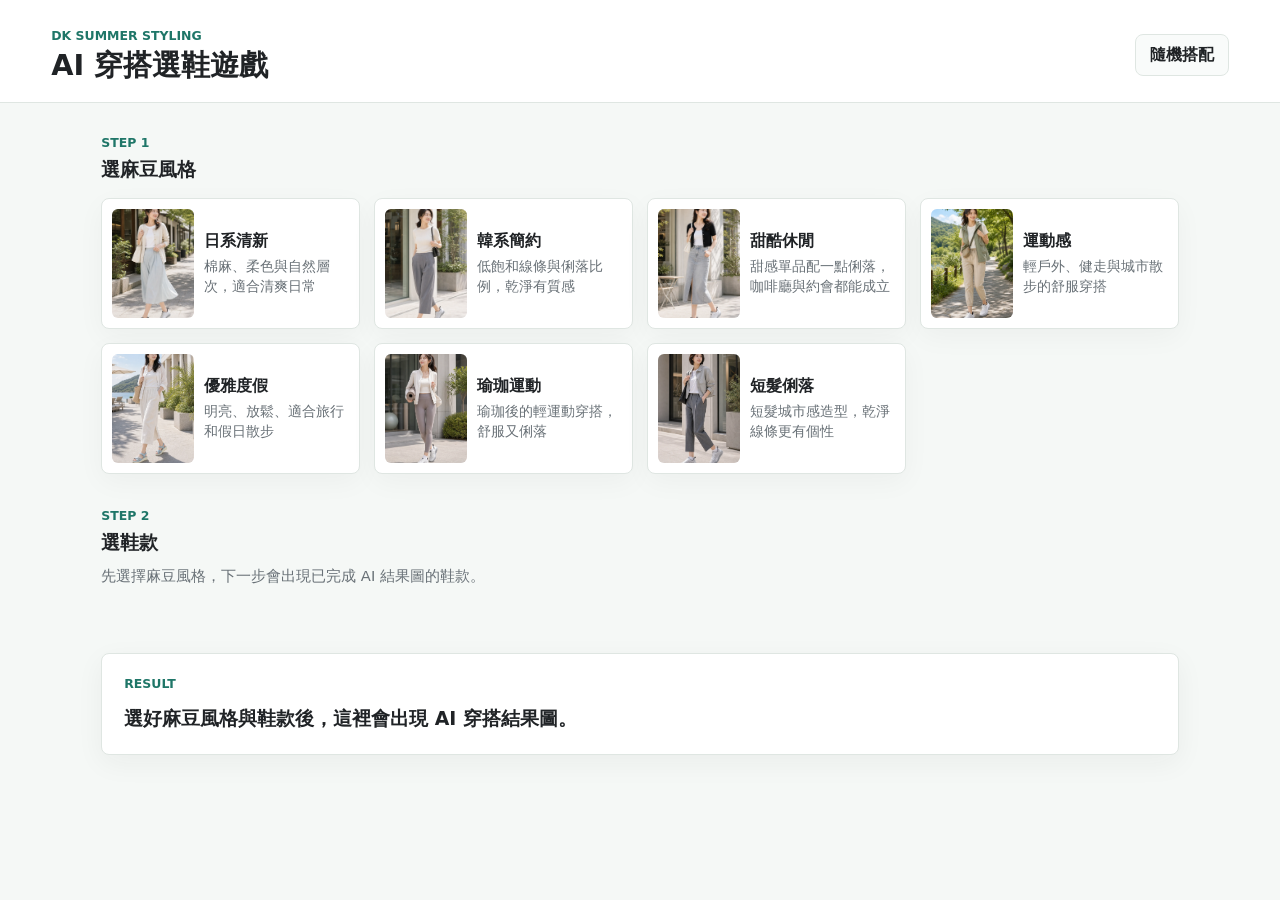
<file: index.html>
<!doctype html>
<html lang="zh-Hant">
  <head>
    <meta charset="utf-8" />
    <meta name="viewport" content="width=device-width, initial-scale=1" />
    <title>DK AI 穿搭選鞋遊戲</title>
    <meta
      name="description"
      content="先選麻豆風格，再選鞋款，產出對應的 DK Shoes AI 穿搭結果圖。"
    />
    <link rel="stylesheet" href="styles.css" />
  </head>
  <body>
    <header class="topbar">
      <div>
        <p class="eyebrow">DK Summer Styling</p>
        <h1>AI 穿搭選鞋遊戲</h1>
      </div>
      <div class="topbar-actions">
        <button class="button ghost" id="randomizeButton" type="button">隨機搭配</button>
      </div>
    </header>

    <main class="app-shell">
      <section class="step-section" aria-labelledby="modelTitle">
        <div class="section-heading">
          <p class="step-kicker">Step 1</p>
          <h2 id="modelTitle">選麻豆風格</h2>
        </div>
        <div class="option-grid model-grid" id="modelGrid"></div>
      </section>

      <section class="step-section" aria-labelledby="shoeTitle">
        <div class="section-heading">
          <p class="step-kicker">Step 2</p>
          <h2 id="shoeTitle">選鞋款</h2>
        </div>
        <p class="step-note" id="shoeNote">先選擇麻豆風格，下一步會出現可產出的鞋款。</p>
        <div class="filter-row" id="categoryFilters" aria-label="鞋款分類"></div>
        <div class="shoe-grid" id="shoeGrid"></div>
      </section>

      <section class="result-panel is-empty" id="resultPanel" aria-label="搭配結果">
        <div class="empty-result" id="emptyResult">
          <p class="step-kicker">Result</p>
          <h2>選好麻豆風格與鞋款後，這裡會出現 AI 穿搭結果圖。</h2>
        </div>
        <div class="result-panel-inner">
          <div class="result-header">
            <div>
              <p class="step-kicker">Result</p>
              <h2>搭配結果</h2>
            </div>
            <button class="button compact" id="downloadButton" type="button">下載結果</button>
          </div>

          <div class="look-card" id="lookCard">
            <img class="generated-look-image" id="resultLookImage" alt="" />
          </div>

          <div class="look-copy">
            <p id="resultCombo"></p>
            <h3 id="resultShoeName"></h3>
            <p id="resultReason"></p>
          </div>

          <div class="shoe-detail-card" id="shoeDetailCard" hidden>
            <div>
              <p class="summary-label">鞋型特寫</p>
              <p>此鞋款以商品近景作為鞋型判斷基準。</p>
            </div>
            <img id="shoeDetailImage" alt="" />
          </div>

          <div class="product-summary">
            <div>
              <p class="summary-label">對應商品</p>
              <h3 id="productTitle"></h3>
              <p id="productMeta"></p>
            </div>
            <a class="button primary" id="productLink" href="#" target="_blank" rel="noreferrer">
              查看商品
            </a>
          </div>

          <ul class="feature-list" id="featureList"></ul>
        </div>
      </section>
    </main>

    <canvas id="downloadCanvas" width="1080" height="1600" hidden></canvas>
    <script src="assets/data/generated-data.js" defer></script>
    <script src="app.js" defer></script>
  </body>
</html>
</file>
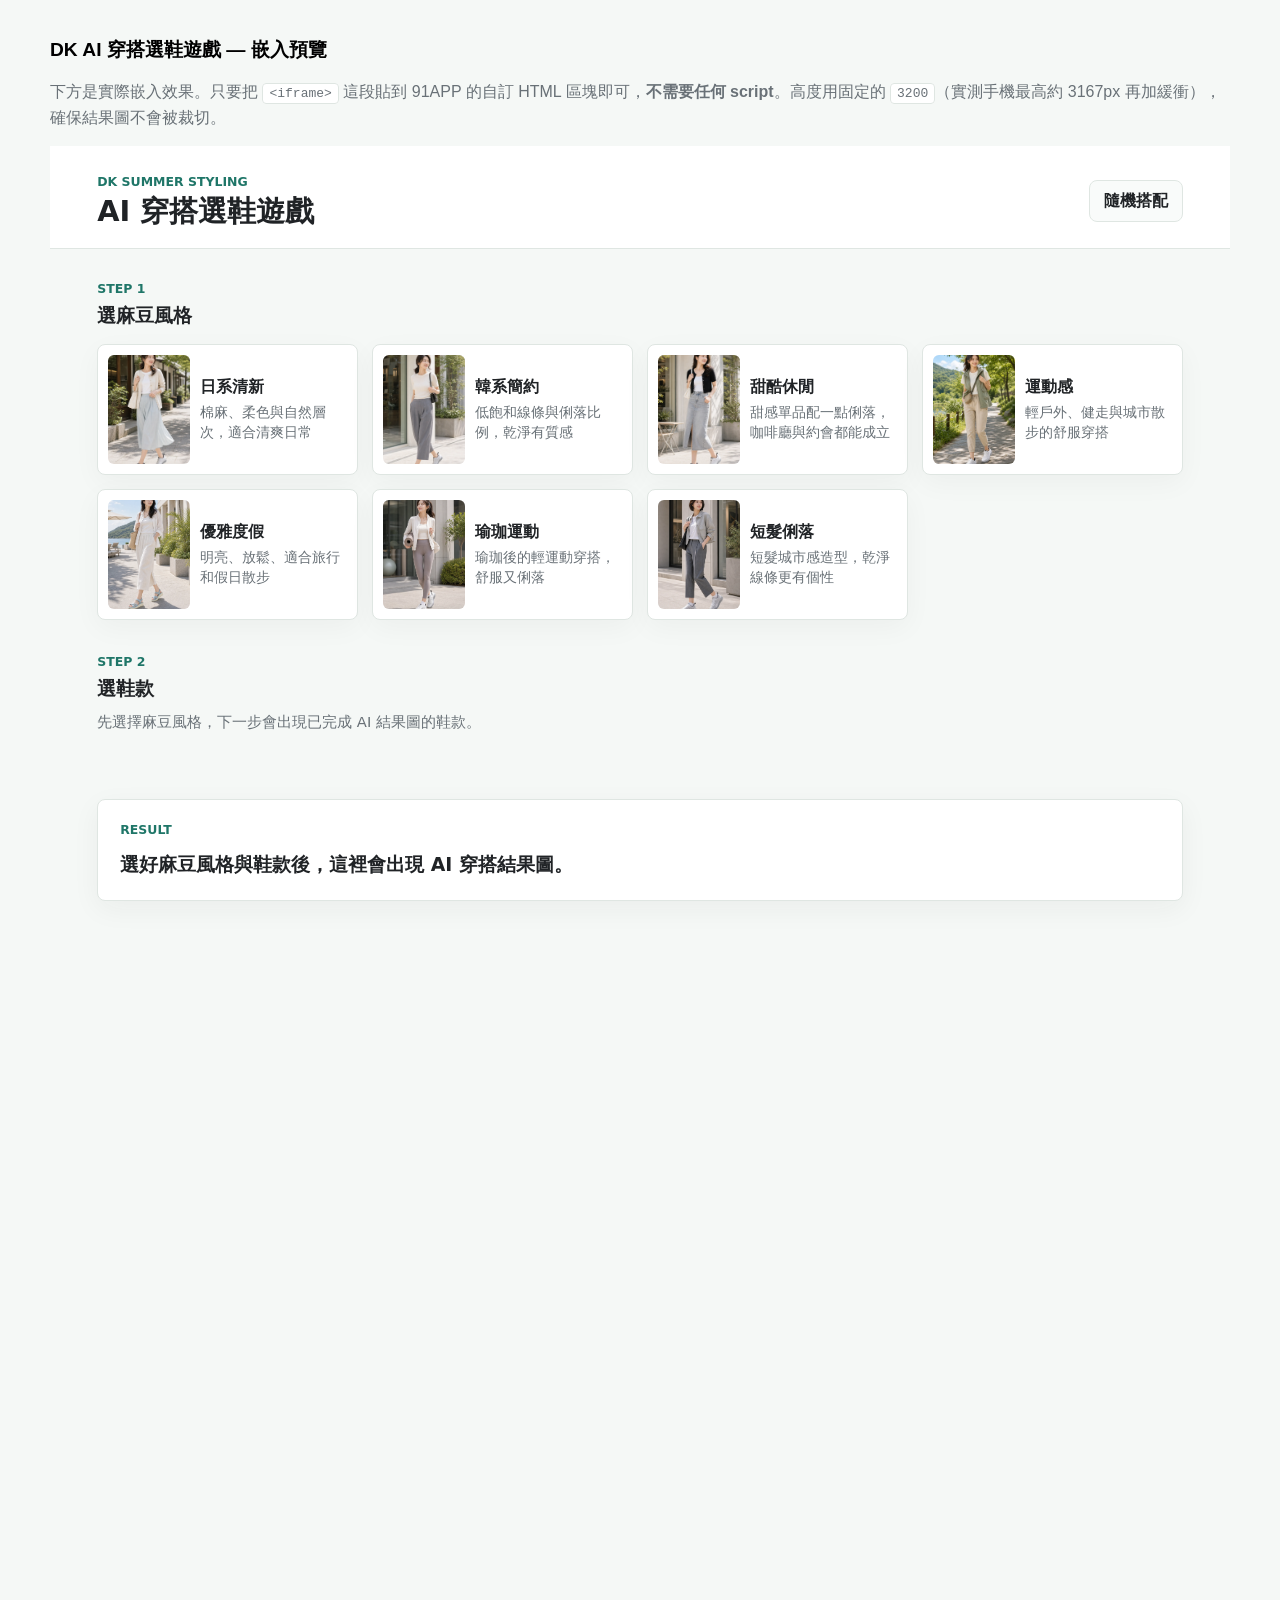
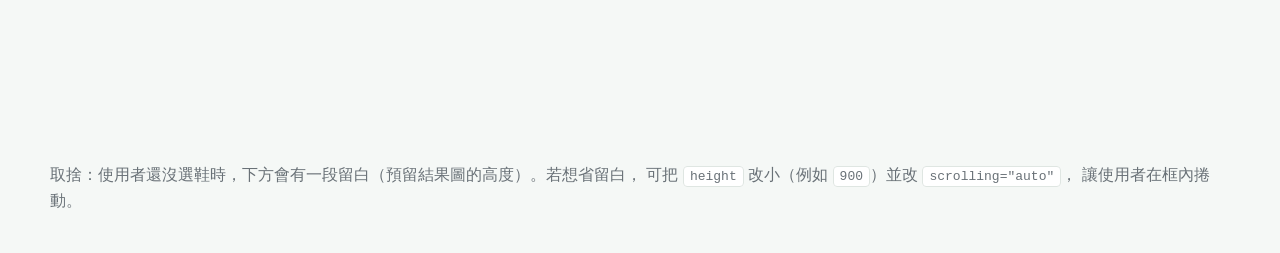
<file: embed-example.html>
<!doctype html>
<html lang="zh-Hant">
  <head>
    <meta charset="utf-8" />
    <meta name="viewport" content="width=device-width, initial-scale=1" />
    <title>DK AI 穿搭選鞋遊戲 — 91APP 嵌入範例</title>
    <style>
      body { margin: 0; background: #f5f8f6; font-family: "Noto Sans TC", "Microsoft JhengHei", sans-serif; }
      .wrap { max-width: 1180px; margin: 0 auto; padding: 24px 16px; }
      h1 { font-size: 1.2rem; }
      p { color: #697177; line-height: 1.6; }
      code { background: #fff; border: 1px solid #dfe6e2; border-radius: 4px; padding: 2px 6px; }
      /* 嵌入用 iframe：寬度滿版、固定高度（不含任何 script） */
      #dk-styling { width: 100%; border: 0; display: block; }
    </style>
  </head>
  <body>
    <div class="wrap">
      <h1>DK AI 穿搭選鞋遊戲 — 嵌入預覽</h1>
      <p>
        下方是實際嵌入效果。只要把 <code>&lt;iframe&gt;</code> 這段貼到 91APP 的自訂 HTML
        區塊即可，<strong>不需要任何 script</strong>。高度用固定的
        <code>3200</code>（實測手機最高約 3167px 再加緩衝），確保結果圖不會被裁切。
      </p>

      <!-- ↓↓↓ 這段就是貼到 91APP 的內容 ↓↓↓ -->
      <iframe
        id="dk-styling"
        src="https://rhk9003.github.io/dk-styling-game/"
        title="DK AI 穿搭選鞋遊戲"
        height="3200"
        scrolling="no"
        loading="lazy"
      ></iframe>
      <!-- ↑↑↑ 這段就是貼到 91APP 的內容 ↑↑↑ -->

      <p>
        取捨：使用者還沒選鞋時，下方會有一段留白（預留結果圖的高度）。若想省留白，
        可把 <code>height</code> 改小（例如 <code>900</code>）並改 <code>scrolling="auto"</code>，
        讓使用者在框內捲動。
      </p>
    </div>
  </body>
</html>
</file>
<file: styles.css>
:root {
  --ink: #202326;
  --muted: #697177;
  --line: #dfe6e2;
  --paper: #ffffff;
  --wash: #f5f8f6;
  --mint: #d8eee6;
  --teal: #1f7668;
  --teal-dark: #13584e;
  --coral: #d65f4b;
  --sky: #dcecff;
  --shadow: 0 18px 55px rgba(32, 35, 38, 0.12);
}

* {
  box-sizing: border-box;
  letter-spacing: 0;
}

html {
  min-width: 320px;
  background: var(--wash);
  color: var(--ink);
  font-family:
    "Noto Sans TC",
    "Microsoft JhengHei",
    system-ui,
    -apple-system,
    BlinkMacSystemFont,
    "Segoe UI",
    sans-serif;
}

body {
  margin: 0;
  min-height: 100vh;
}

button,
a {
  font: inherit;
}

button {
  cursor: pointer;
}

img {
  display: block;
  max-width: 100%;
}

.topbar {
  display: flex;
  align-items: center;
  justify-content: space-between;
  gap: 24px;
  padding: 28px clamp(18px, 4vw, 56px) 20px;
  border-bottom: 1px solid var(--line);
  background: rgba(255, 255, 255, 0.92);
  position: sticky;
  top: 0;
  z-index: 20;
  backdrop-filter: blur(12px);
}

.eyebrow,
.step-kicker,
.summary-label {
  margin: 0 0 6px;
  color: var(--teal);
  font-size: 0.78rem;
  font-weight: 800;
  text-transform: uppercase;
}

h1,
h2,
h3,
p {
  margin-top: 0;
}

h1 {
  margin-bottom: 0;
  font-size: 1.8rem;
  line-height: 1.15;
}

h2 {
  margin-bottom: 0;
  font-size: 1.18rem;
  line-height: 1.25;
}

h3 {
  line-height: 1.35;
}

.app-shell {
  display: grid;
  grid-template-columns: minmax(0, 1fr);
  gap: 34px;
  width: min(1180px, 100%);
  margin: 0 auto;
  padding: 32px clamp(18px, 4vw, 56px) 56px;
}

.picker-stack {
  display: grid;
  gap: 30px;
}

.step-section {
  display: grid;
  gap: 16px;
}

.step-note {
  margin: -6px 0 0;
  color: var(--muted);
  font-size: 0.92rem;
  line-height: 1.5;
}

.section-heading {
  display: grid;
  gap: 2px;
}

.option-grid {
  display: grid;
  grid-template-columns: repeat(auto-fit, minmax(220px, 1fr));
  gap: 14px;
}

.option-card,
.shoe-card {
  display: grid;
  gap: 10px;
  width: 100%;
  min-width: 0;
  border: 1px solid var(--line);
  border-radius: 8px;
  background: var(--paper);
  color: var(--ink);
  text-align: left;
  padding: 10px;
  box-shadow: 0 8px 28px rgba(32, 35, 38, 0.04);
  transition:
    border-color 160ms ease,
    box-shadow 160ms ease,
    transform 160ms ease;
}

.option-card {
  grid-template-columns: 82px minmax(0, 1fr);
  align-items: center;
  min-height: 112px;
}

.option-card:hover,
.shoe-card:hover {
  border-color: rgba(31, 118, 104, 0.55);
  box-shadow: 0 12px 34px rgba(32, 35, 38, 0.09);
  transform: translateY(-1px);
}

.option-card.is-selected,
.shoe-card.is-selected {
  border-color: var(--teal);
  box-shadow:
    0 0 0 2px rgba(31, 118, 104, 0.18),
    0 14px 34px rgba(31, 118, 104, 0.14);
}

.sprite-thumb {
  width: 82px;
  aspect-ratio: 3 / 4;
  border-radius: 6px;
  background-repeat: no-repeat;
  background-position: var(--pos);
  background-size: var(--bg-size);
  background-image: var(--bg);
  background-color: var(--mint);
}

.scene-grid .sprite-thumb {
  aspect-ratio: 4 / 3;
}

.option-text {
  display: grid;
  gap: 4px;
  min-height: 0;
}

.option-title,
.shoe-title {
  margin: 0;
  color: var(--ink);
  font-weight: 800;
  line-height: 1.35;
}

.option-copy,
.shoe-meta {
  margin: 0;
  color: var(--muted);
  font-size: 0.86rem;
  line-height: 1.5;
}

.filter-row {
  display: flex;
  flex-wrap: wrap;
  gap: 8px;
}

.filter-chip {
  border: 1px solid var(--line);
  border-radius: 8px;
  background: var(--paper);
  color: var(--ink);
  padding: 8px 12px;
  font-size: 0.9rem;
  font-weight: 700;
}

.filter-chip.is-active {
  border-color: var(--teal);
  background: var(--mint);
  color: var(--teal-dark);
}

.shoe-grid {
  display: grid;
  grid-template-columns: repeat(auto-fit, minmax(230px, 1fr));
  gap: 14px;
}

.shoe-grid.is-compact {
  grid-template-columns: repeat(auto-fit, minmax(230px, 1fr));
}

.shoe-card {
  grid-template-columns: 86px minmax(0, 1fr);
  align-items: center;
}

.shoe-image-box {
  display: grid;
  grid-row: 1 / span 2;
  place-items: center;
  width: 86px;
  aspect-ratio: 1 / 1;
  border-radius: 6px;
  background: #f9faf8;
  overflow: hidden;
}

.shoe-image-box img {
  width: 100%;
  height: 100%;
  object-fit: contain;
}

.shoe-title {
  display: -webkit-box;
  min-height: 0;
  overflow: hidden;
  font-size: 0.92rem;
  -webkit-box-orient: vertical;
  -webkit-line-clamp: 2;
}

.shoe-price {
  color: var(--coral);
  font-size: 0.92rem;
  font-weight: 800;
}

.result-panel {
  min-width: 0;
}

.empty-result {
  display: grid;
  gap: 8px;
  padding: 22px;
  border: 1px solid var(--line);
  border-radius: 8px;
  background: var(--paper);
  box-shadow: 0 8px 28px rgba(32, 35, 38, 0.05);
}

.empty-result h2 {
  color: var(--ink);
  line-height: 1.45;
}

.result-panel.is-empty .result-panel-inner {
  display: none;
}

.result-panel:not(.is-empty) .empty-result {
  display: none;
}

.result-panel-inner {
  display: grid;
  gap: 16px;
}

.result-header,
.product-summary {
  display: flex;
  align-items: center;
  justify-content: space-between;
  gap: 16px;
}

.look-card {
  position: relative;
  width: min(720px, 100%);
  margin: 0 auto;
  aspect-ratio: 9 / 16;
  min-height: min(78vh, 760px);
  overflow: hidden;
  border: 1px solid var(--line);
  border-radius: 8px;
  background: var(--sky);
  box-shadow: var(--shadow);
}

.generated-look-image {
  position: absolute;
}

.generated-look-image {
  inset: 0;
  width: 100%;
  height: 100%;
  background: #f3f6f4;
  object-fit: contain;
}

.look-copy {
  padding: 16px;
  border: 1px solid var(--line);
  border-radius: 8px;
  background: var(--paper);
  color: var(--ink);
}

.look-copy p {
  margin-bottom: 6px;
  color: var(--muted);
  font-size: 0.88rem;
  line-height: 1.45;
}

.look-copy h3 {
  margin-bottom: 8px;
  font-size: 1.18rem;
}

.product-summary {
  padding: 16px;
  border: 1px solid var(--line);
  border-radius: 8px;
  background: var(--paper);
}

.shoe-detail-card {
  display: flex;
  align-items: center;
  gap: 16px;
  padding: 16px;
  border: 1px solid var(--line);
  border-radius: 8px;
  background: var(--paper);
}

.shoe-detail-card[hidden] {
  display: none;
}

.shoe-detail-card p {
  margin-bottom: 0;
  color: var(--muted);
  font-size: 0.88rem;
  line-height: 1.45;
}

.shoe-detail-card img {
  width: min(280px, 42vw);
  max-height: 180px;
  border-radius: 6px;
  object-fit: contain;
  background: #f9faf8;
}

.product-summary h3 {
  margin-bottom: 4px;
  font-size: 1rem;
}

.product-summary p {
  margin-bottom: 0;
  color: var(--muted);
  font-size: 0.88rem;
}

.feature-list {
  display: grid;
  gap: 8px;
  padding: 0;
  margin: 0;
  list-style: none;
}

.feature-list li {
  padding: 10px 12px;
  border-left: 3px solid var(--teal);
  border-radius: 6px;
  background: rgba(255, 255, 255, 0.72);
  color: var(--ink);
  font-size: 0.9rem;
  line-height: 1.45;
}

.button {
  display: inline-flex;
  align-items: center;
  justify-content: center;
  min-height: 42px;
  border: 1px solid var(--line);
  border-radius: 8px;
  background: var(--paper);
  color: var(--ink);
  padding: 9px 14px;
  font-weight: 800;
  text-decoration: none;
  white-space: nowrap;
  transition:
    background-color 160ms ease,
    border-color 160ms ease,
    color 160ms ease,
    transform 160ms ease;
}

.button:hover {
  transform: translateY(-1px);
}

.button.primary {
  border-color: var(--teal);
  background: var(--teal);
  color: #fff;
}

.button.primary:hover {
  background: var(--teal-dark);
}

.button.ghost {
  background: #f9fbfa;
}

.button.compact {
  min-height: 38px;
  padding: 8px 11px;
  font-size: 0.88rem;
}

.load-error {
  display: grid;
  min-height: 100vh;
  place-items: center;
  padding: 32px;
  color: var(--ink);
  font-weight: 800;
}

@media (max-width: 1180px) {
}

@media (max-width: 980px) {
  .topbar {
    position: static;
  }

  .result-panel-inner {
    position: static;
  }
}

@media (max-width: 620px) {
  .topbar {
    align-items: flex-start;
    flex-direction: column;
  }

  .option-grid,
  .shoe-grid {
    grid-template-columns: 1fr;
  }

  .option-card,
  .shoe-card {
    grid-template-columns: 78px minmax(0, 1fr);
  }

  .sprite-thumb {
    width: 78px;
  }

  .shoe-image-box {
    width: 78px;
  }

  .result-header,
  .product-summary {
    align-items: stretch;
    flex-direction: column;
  }

  .look-card {
    min-height: 520px;
  }

  .look-copy {
    padding: 14px;
  }

  .shoe-detail-card {
    align-items: stretch;
    flex-direction: column;
  }

  .shoe-detail-card img {
    width: 100%;
    max-height: 220px;
  }
}
</file>
